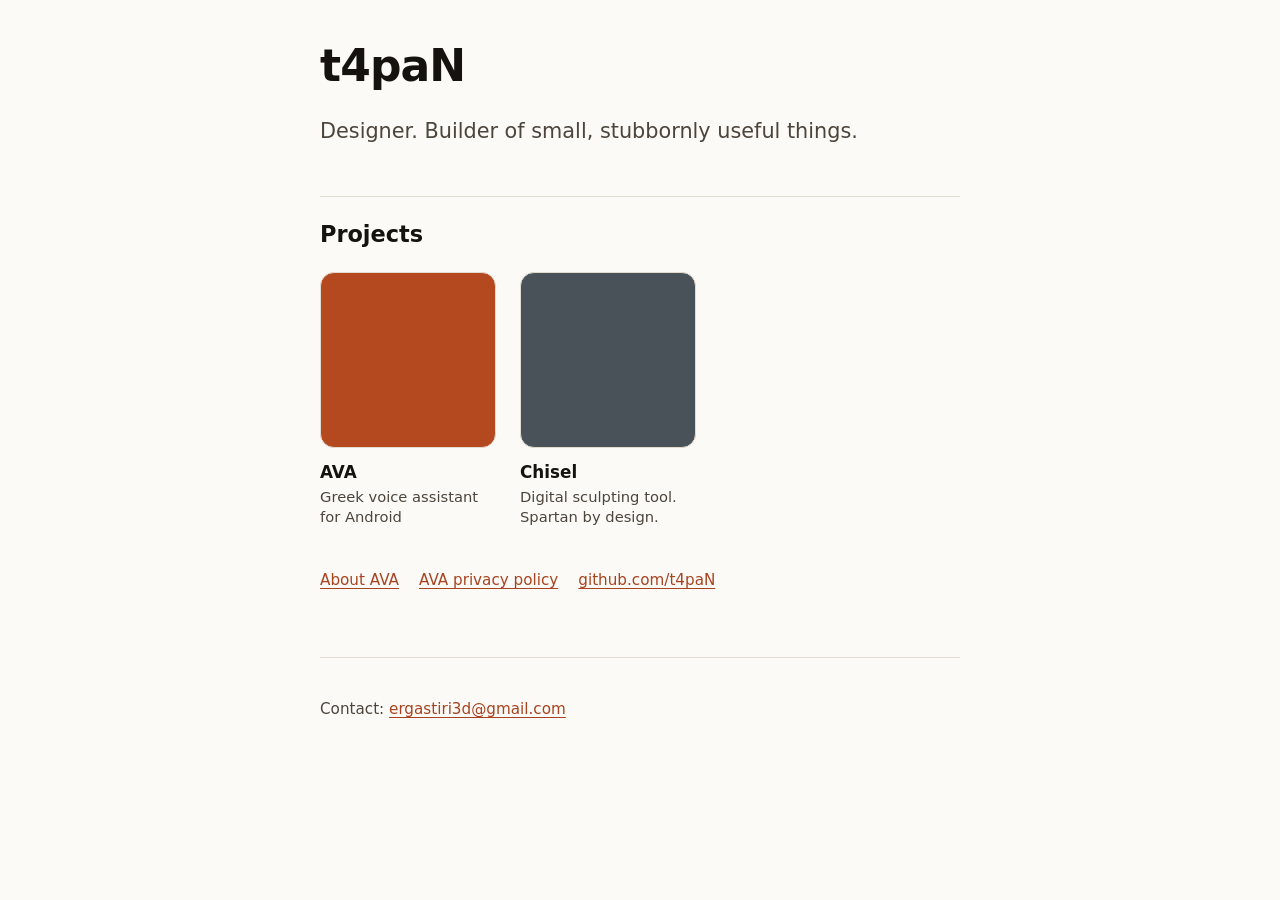
<file: index.html>
<!DOCTYPE html>
<html lang="en">
<head>
<meta charset="utf-8">
<meta name="viewport" content="width=device-width, initial-scale=1">
<title>t4paN</title>
<meta name="description" content="Projects by t4paN — including AVA, a Greek voice assistant for Android built for partially-sighted and elderly users, and Chisel, a spartan digital sculpting tool.">
<link rel="stylesheet" href="/assets/style.css">
</head>
<body>
<a class="skip" href="#projects">Skip to projects</a>

<header>
  <h1>t4paN</h1>
  <p class="lede">Designer. Builder of small, stubbornly useful things.</p>
</header>

<main>
  <h2 id="projects">Projects</h2>

  <!-- Tiles are flat colour for now. To give one an icon, drop a square image
       at assets/tiles/<name>.png and set --tile-icon on that tile — nothing
       else changes, and until the file exists the colour simply stands alone. -->
  <ul class="grid">
    <li>
      <a class="tile" href="/ava/" style="--tile-bg:#b4491f">
        <span class="tile__art"></span>
        <span class="tile__name">AVA</span>
        <span class="tile__note">Greek voice assistant for Android</span>
      </a>
    </li>
    <li>
      <a class="tile" href="https://github.com/t4paN/chisel-sculpt" style="--tile-bg:#4a5259">
        <span class="tile__art"></span>
        <span class="tile__name">Chisel</span>
        <span class="tile__note">Digital sculpting tool. Spartan by design.</span>
      </a>
    </li>
  </ul>

  <p class="subnav">
    <a href="/ava/">About AVA</a>
    <a href="/ava/privacy.html">AVA privacy policy</a>
    <a href="https://github.com/t4paN">github.com/t4paN</a>
  </p>
</main>

<footer>
  <p>Contact: <a href="mailto:ergastiri3d@gmail.com">ergastiri3d@gmail.com</a></p>
</footer>
</body>
</html>
</file>
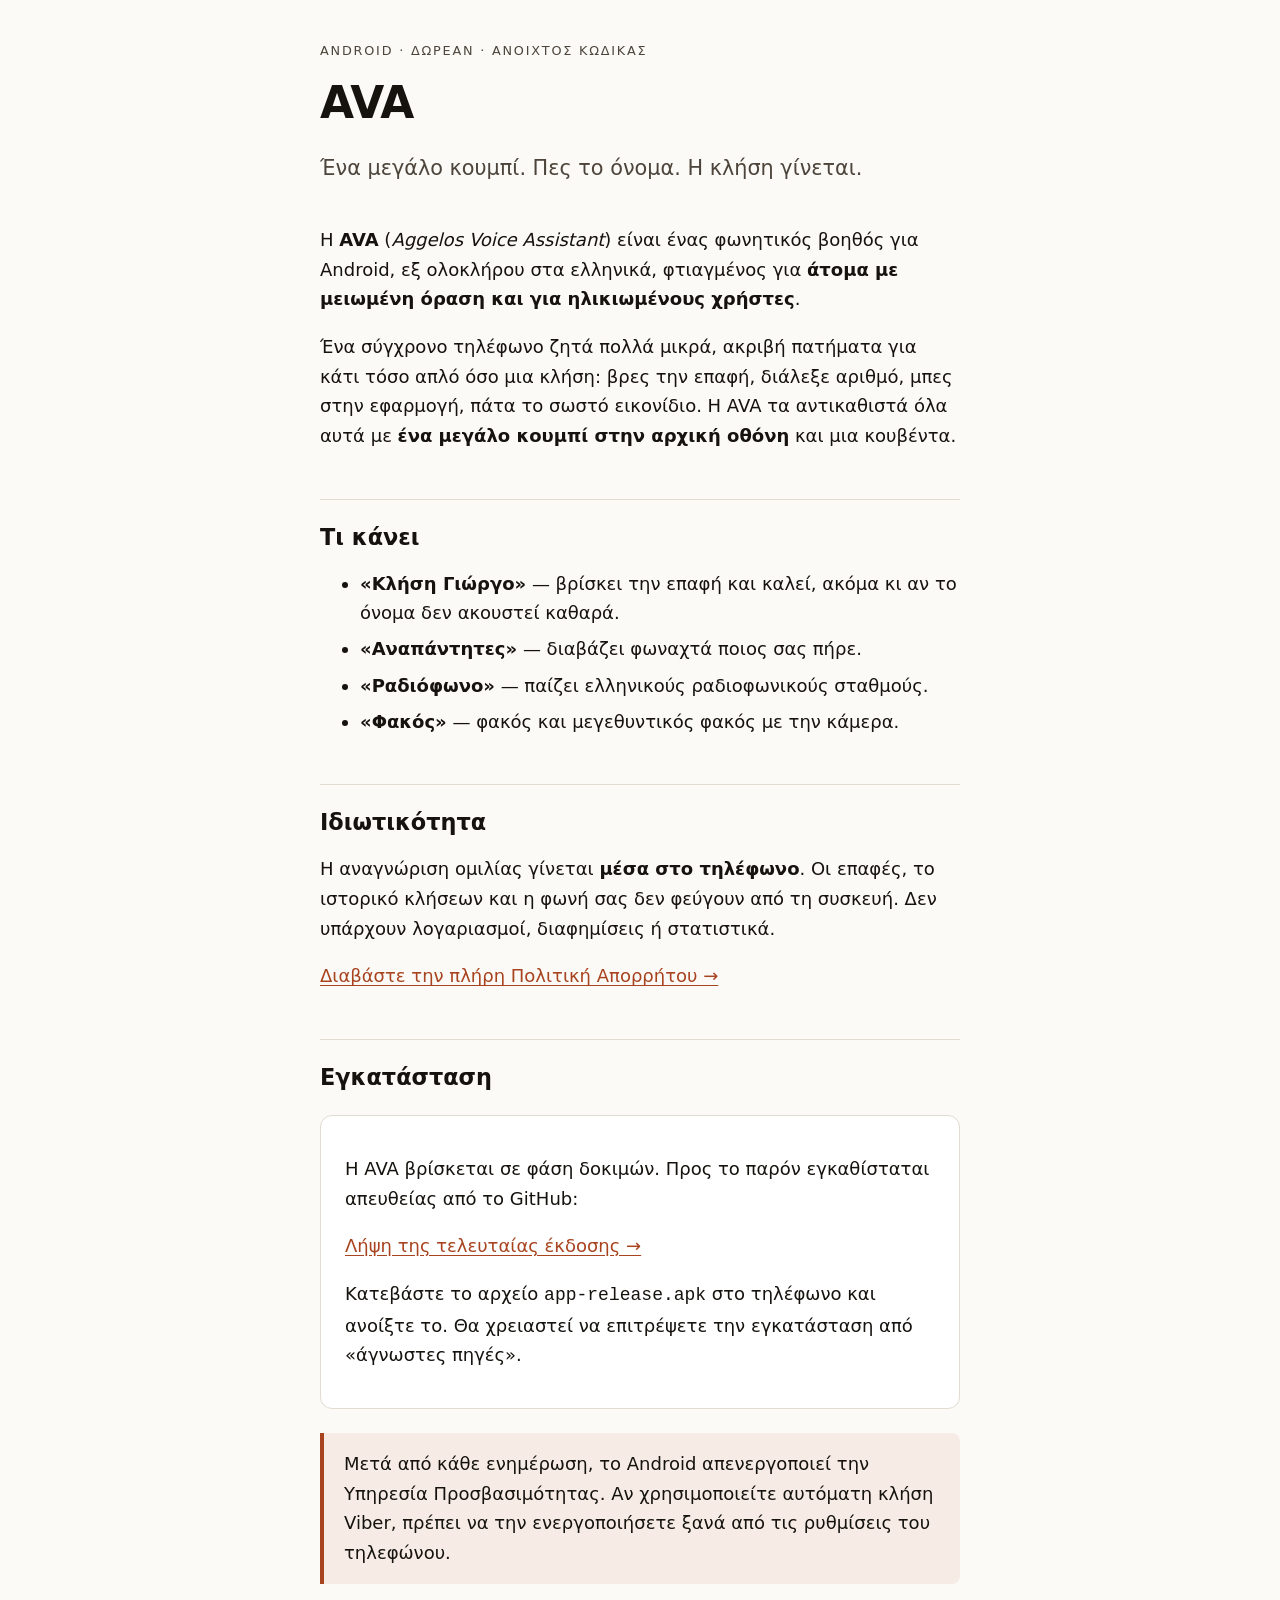
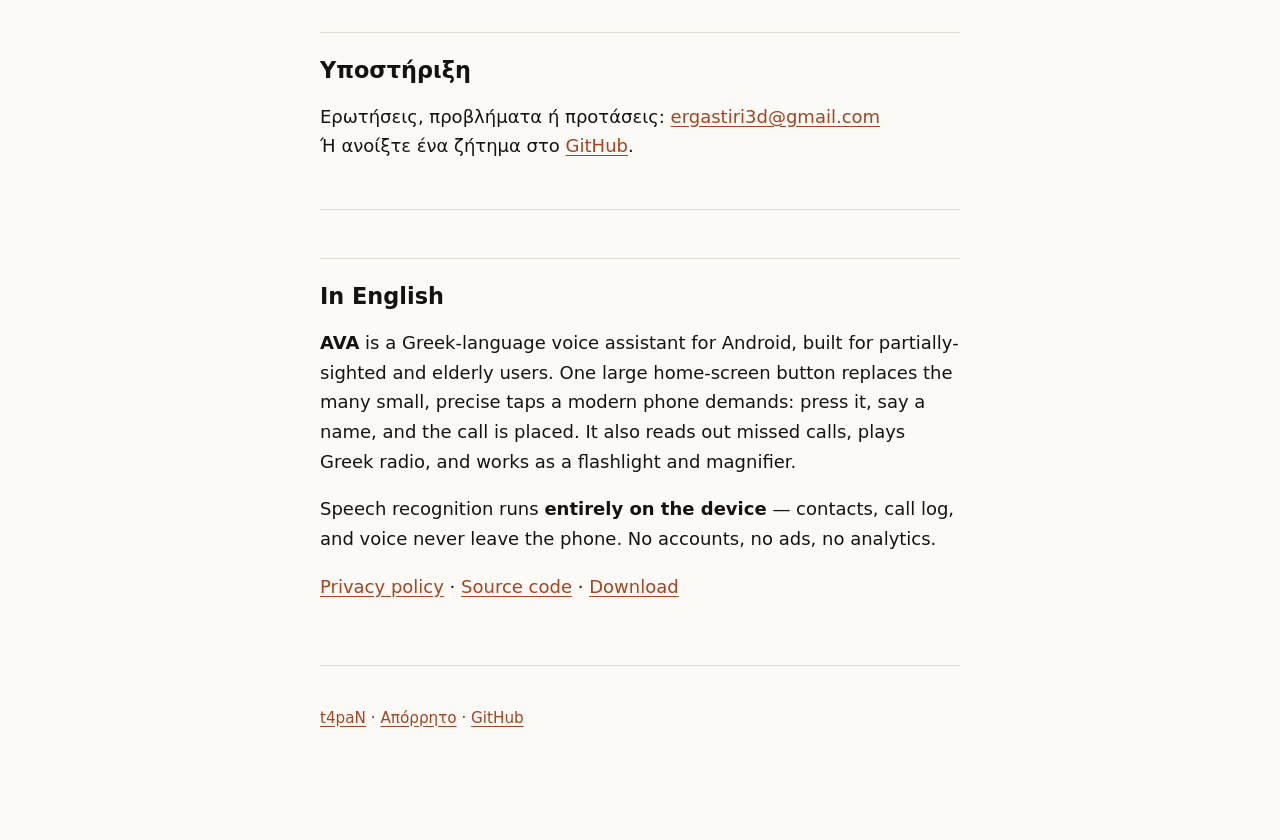
<file: ava/index.html>
<!DOCTYPE html>
<html lang="el">
<head>
<meta charset="utf-8">
<meta name="viewport" content="width=device-width, initial-scale=1">
<title>AVA — Aggelos Voice Assistant</title>
<meta name="description" content="Η AVA είναι ένας ελληνικός φωνητικός βοηθός για Android, φτιαγμένος για άτομα με μειωμένη όραση και ηλικιωμένους χρήστες. A Greek voice assistant for Android.">
<link rel="stylesheet" href="/assets/style.css">
</head>
<body>
<a class="skip" href="#main">Μετάβαση στο περιεχόμενο</a>

<header>
  <p class="eyebrow">Android · Δωρεάν · Ανοιχτός κώδικας</p>
  <h1>AVA</h1>
  <p class="lede">Ένα μεγάλο κουμπί. Πες το όνομα. Η κλήση γίνεται.</p>
</header>

<main id="main">

<p>Η <strong>AVA</strong> (<em>Aggelos Voice Assistant</em>) είναι ένας φωνητικός
βοηθός για Android, εξ ολοκλήρου στα ελληνικά, φτιαγμένος για <strong>άτομα με
μειωμένη όραση και για ηλικιωμένους χρήστες</strong>.</p>

<p>Ένα σύγχρονο τηλέφωνο ζητά πολλά μικρά, ακριβή πατήματα για κάτι τόσο απλό
όσο μια κλήση: βρες την επαφή, διάλεξε αριθμό, μπες στην εφαρμογή, πάτα το
σωστό εικονίδιο. Η AVA τα αντικαθιστά όλα αυτά με <strong>ένα μεγάλο κουμπί στην
αρχική οθόνη</strong> και μια κουβέντα.</p>

<h2>Τι κάνει</h2>
<ul>
  <li><strong>«Κλήση Γιώργο»</strong> — βρίσκει την επαφή και καλεί, ακόμα κι αν
  το όνομα δεν ακουστεί καθαρά.</li>
  <li><strong>«Αναπάντητες»</strong> — διαβάζει φωναχτά ποιος σας πήρε.</li>
  <li><strong>«Ραδιόφωνο»</strong> — παίζει ελληνικούς ραδιοφωνικούς σταθμούς.</li>
  <li><strong>«Φακός»</strong> — φακός και μεγεθυντικός φακός με την κάμερα.</li>
</ul>

<h2>Ιδιωτικότητα</h2>
<p>Η αναγνώριση ομιλίας γίνεται <strong>μέσα στο τηλέφωνο</strong>. Οι επαφές,
το ιστορικό κλήσεων και η φωνή σας δεν φεύγουν από τη συσκευή. Δεν υπάρχουν
λογαριασμοί, διαφημίσεις ή στατιστικά.</p>
<p><a href="/ava/privacy.html">Διαβάστε την πλήρη Πολιτική Απορρήτου →</a></p>

<h2>Εγκατάσταση</h2>
<div class="card">
  <p>Η AVA βρίσκεται σε φάση δοκιμών. Προς το παρόν εγκαθίσταται απευθείας από
  το GitHub:</p>
  <p><a href="https://github.com/t4paN/AVA/releases">Λήψη της τελευταίας έκδοσης →</a></p>
  <p>Κατεβάστε το αρχείο <code>app-release.apk</code> στο τηλέφωνο και ανοίξτε
  το. Θα χρειαστεί να επιτρέψετε την εγκατάσταση από «άγνωστες πηγές».</p>
</div>
<div class="callout">
  <p>Μετά από κάθε ενημέρωση, το Android απενεργοποιεί την Υπηρεσία
  Προσβασιμότητας. Αν χρησιμοποιείτε αυτόματη κλήση Viber, πρέπει να την
  ενεργοποιήσετε ξανά από τις ρυθμίσεις του τηλεφώνου.</p>
</div>

<h2>Υποστήριξη</h2>
<p>Ερωτήσεις, προβλήματα ή προτάσεις:
<a href="mailto:ergastiri3d@gmail.com">ergastiri3d@gmail.com</a><br>
Ή ανοίξτε ένα ζήτημα στο
<a href="https://github.com/t4paN/AVA/issues">GitHub</a>.</p>

<hr style="border:0;border-top:1px solid var(--rule);margin:3rem 0">

<section lang="en">
  <h2>In English</h2>
  <p><strong>AVA</strong> is a Greek-language voice assistant for Android, built
  for partially-sighted and elderly users. One large home-screen button replaces
  the many small, precise taps a modern phone demands: press it, say a name, and
  the call is placed. It also reads out missed calls, plays Greek radio, and
  works as a flashlight and magnifier.</p>
  <p>Speech recognition runs <strong>entirely on the device</strong> — contacts,
  call log, and voice never leave the phone. No accounts, no ads, no analytics.</p>
  <p><a href="/ava/privacy.html#en">Privacy policy</a> ·
  <a href="https://github.com/t4paN/AVA">Source code</a> ·
  <a href="https://github.com/t4paN/AVA/releases">Download</a></p>
</section>

</main>

<footer>
  <p><a href="/">t4paN</a> · <a href="/ava/privacy.html">Απόρρητο</a> ·
  <a href="https://github.com/t4paN/AVA">GitHub</a></p>
</footer>
</body>
</html>
</file>
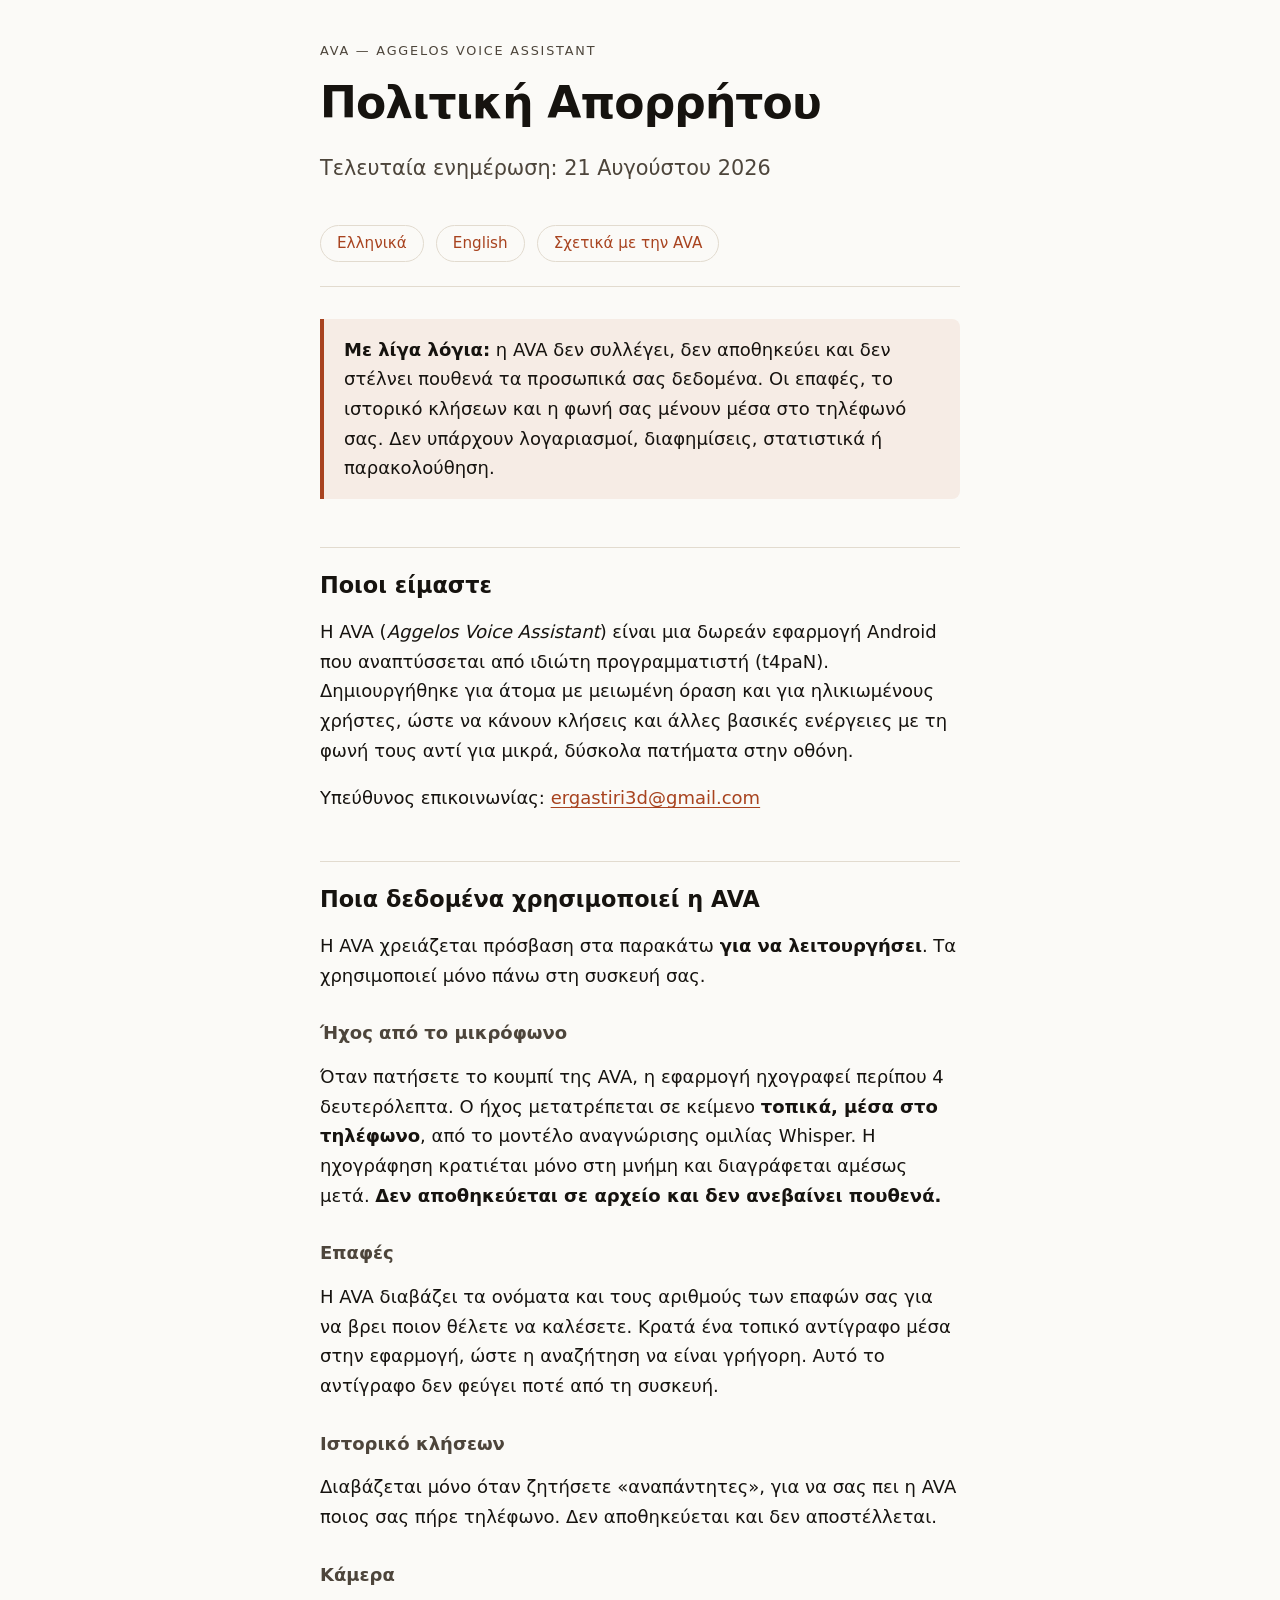
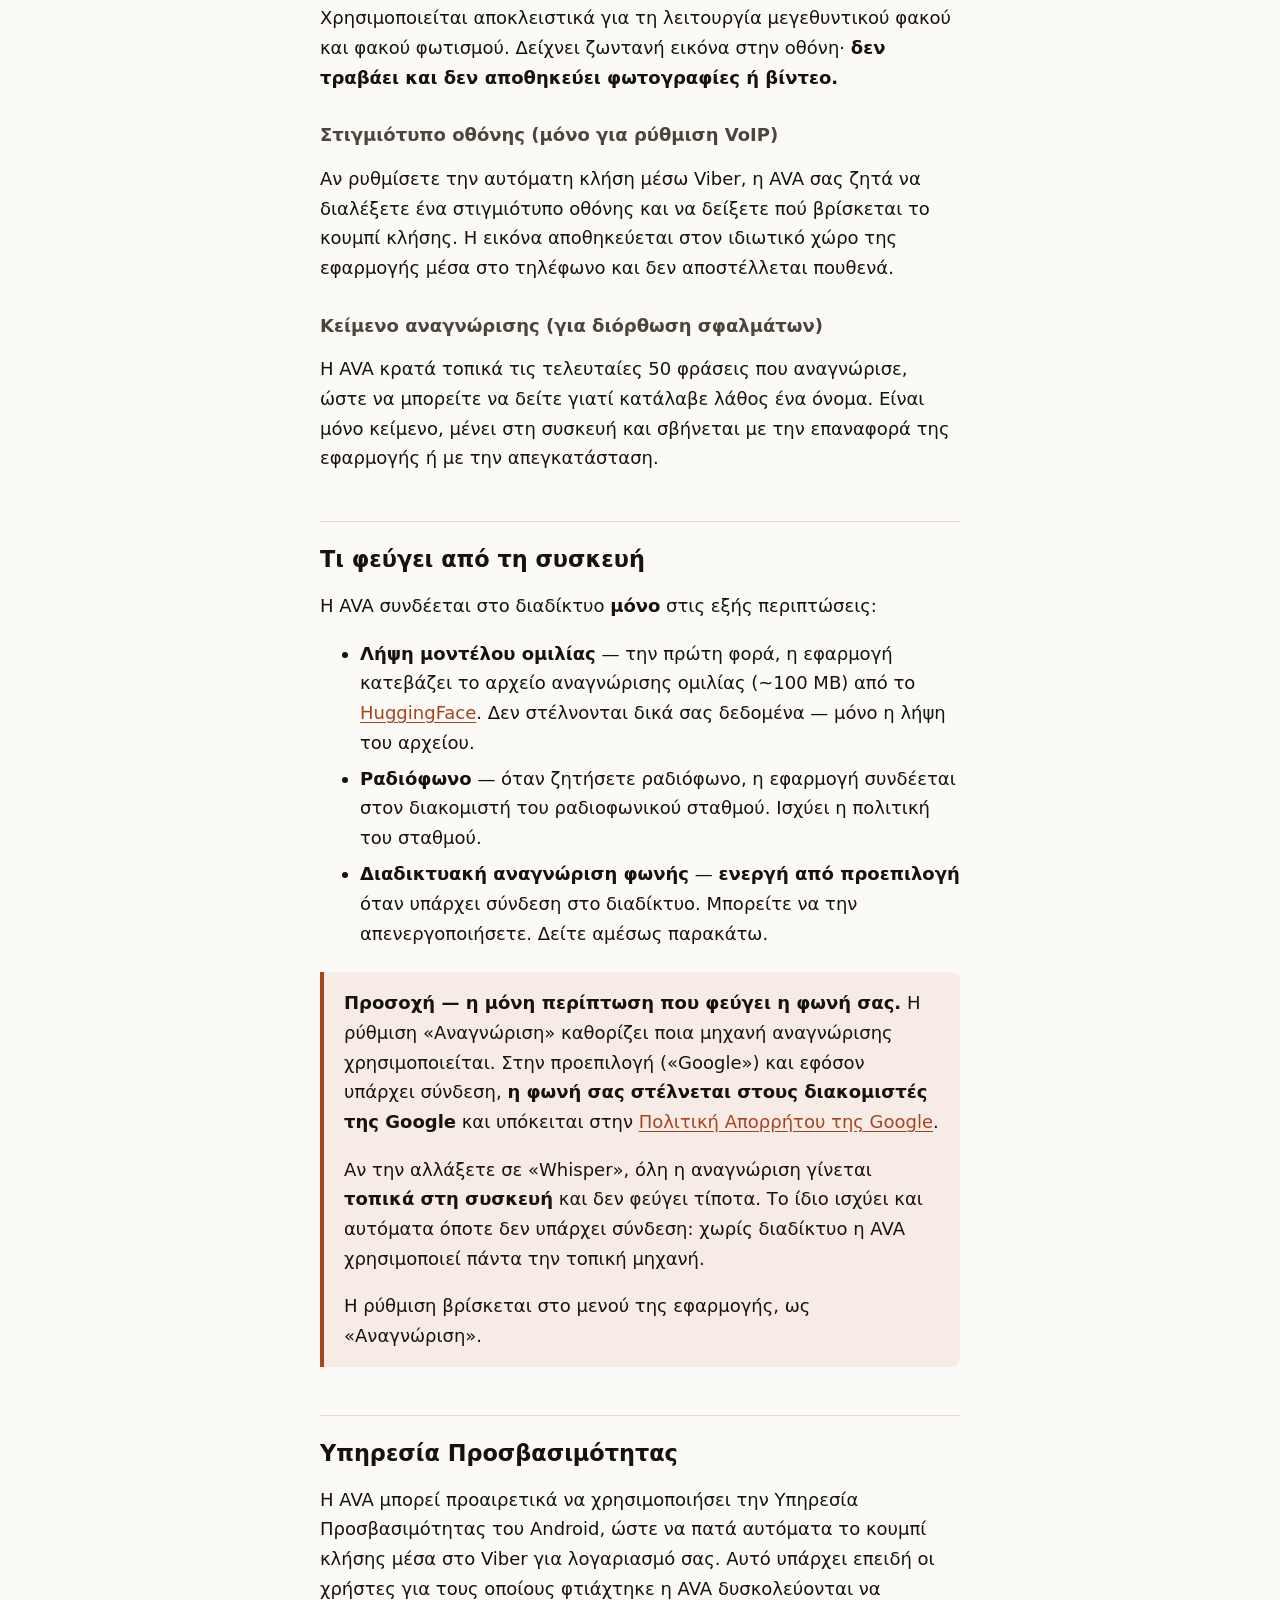
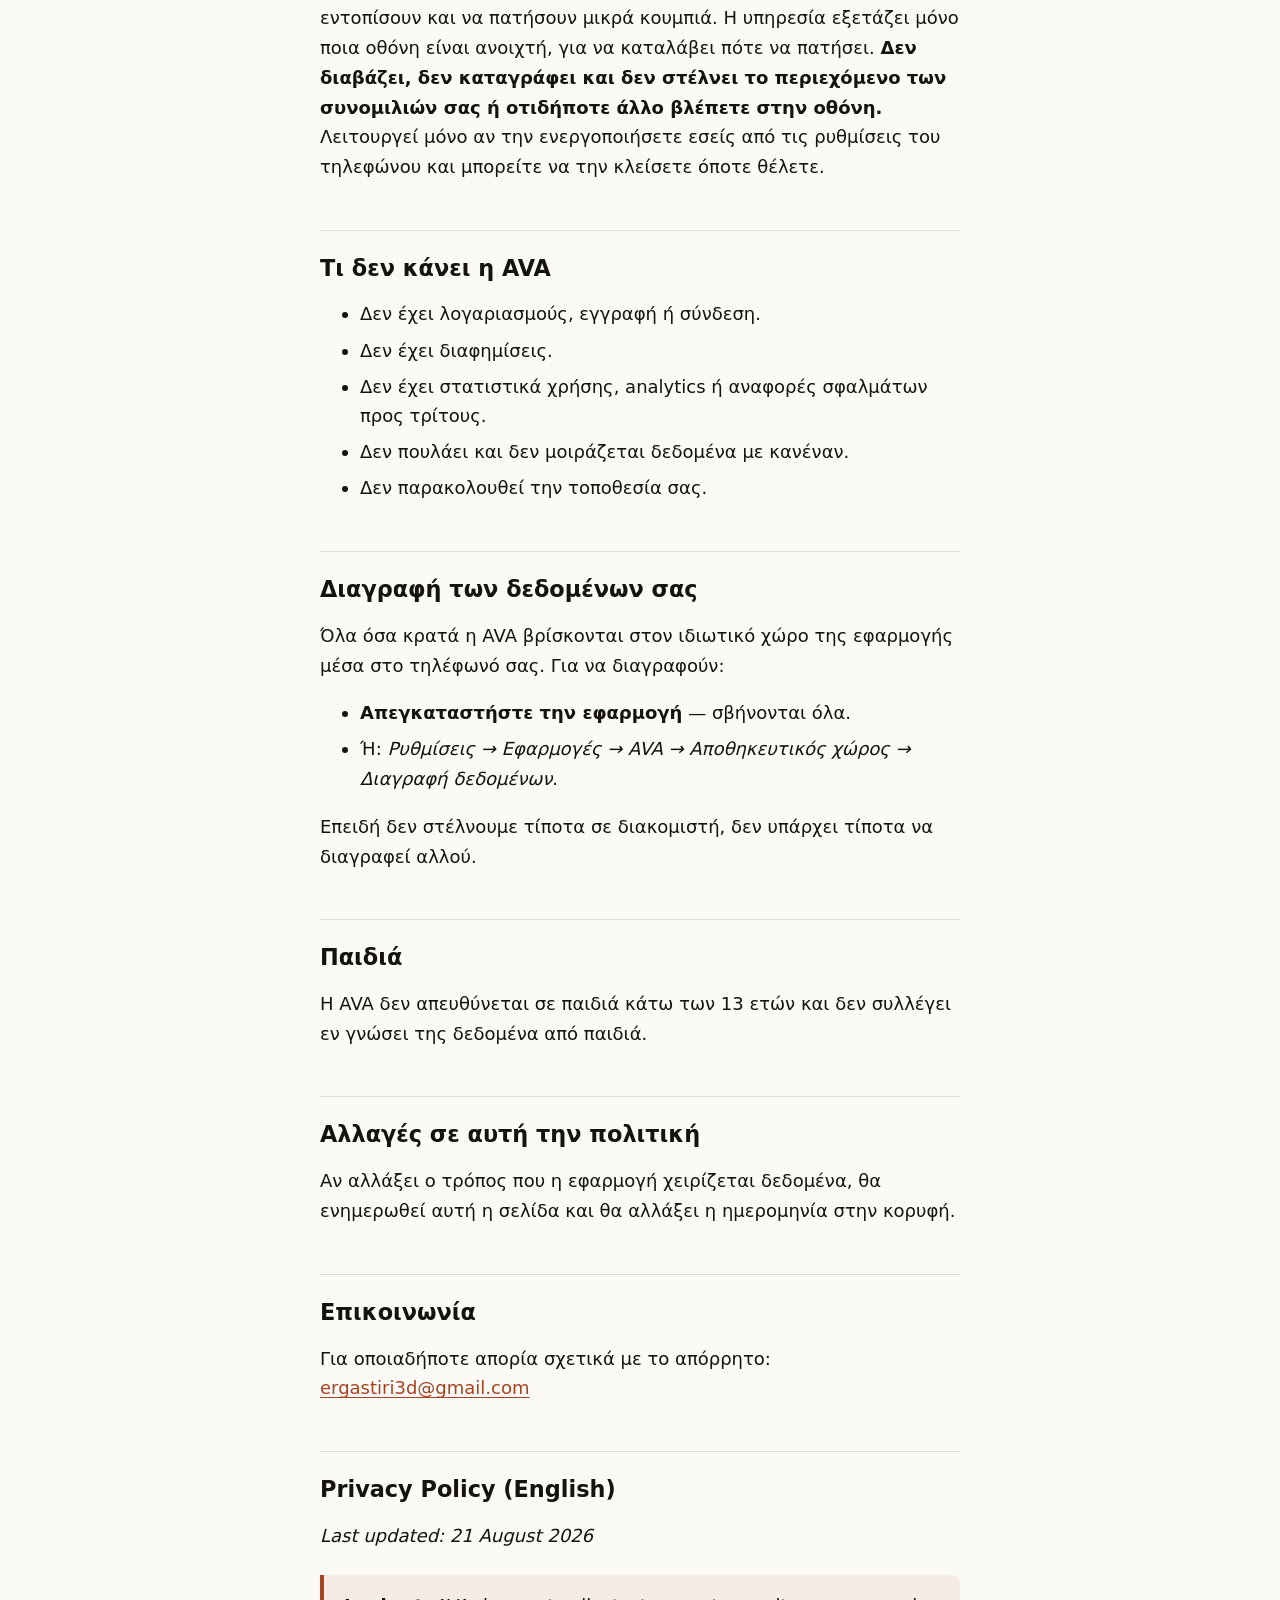
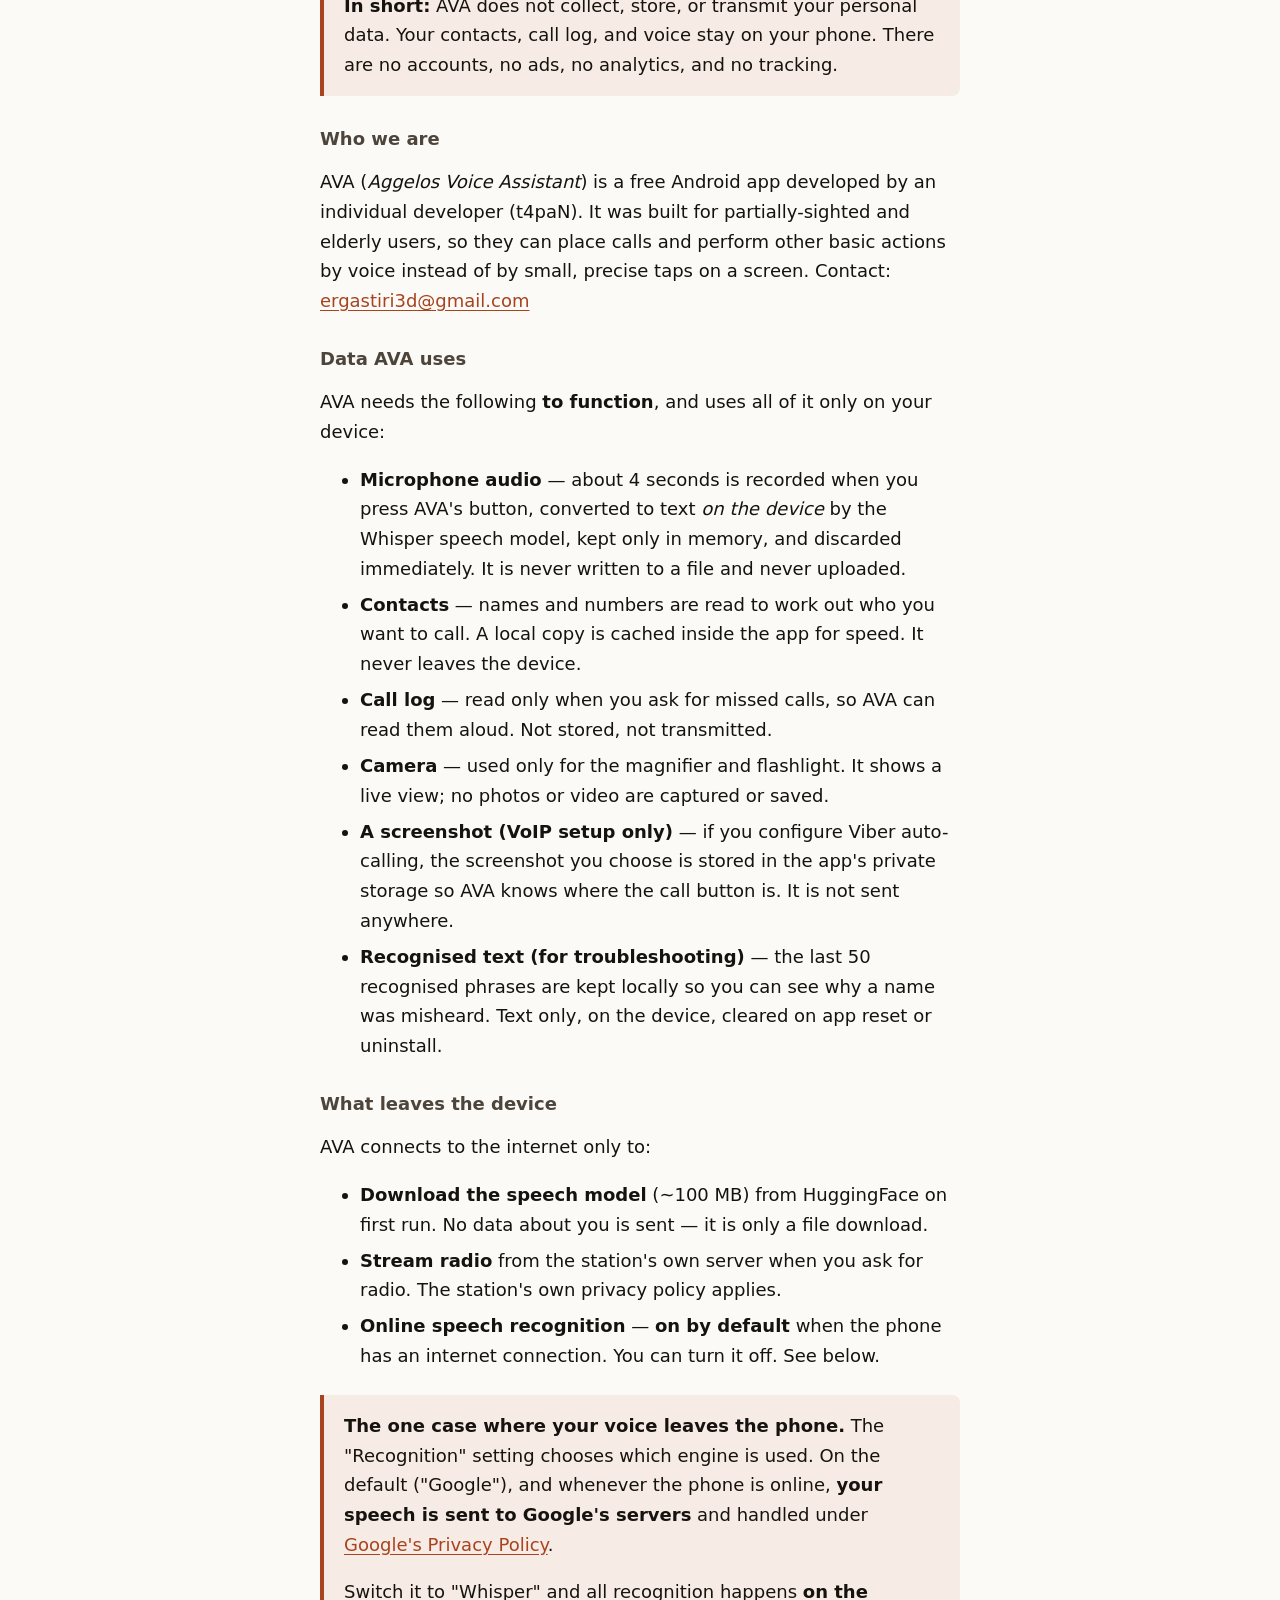
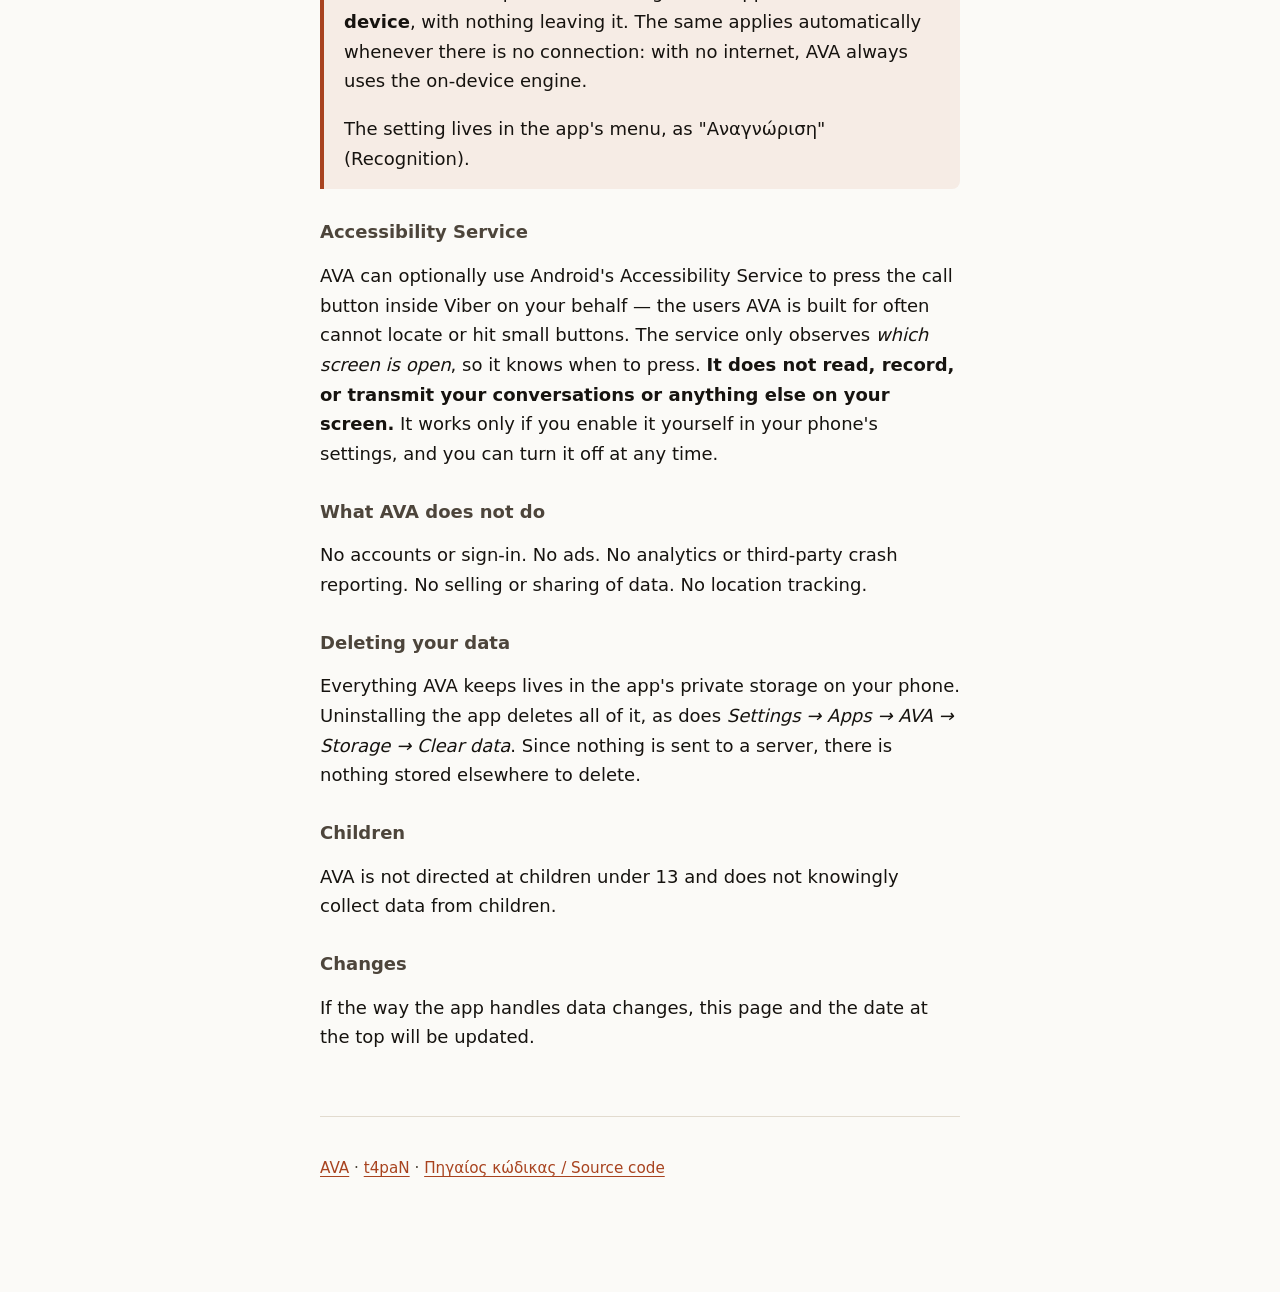
<file: ava/privacy.html>
<!DOCTYPE html>
<html lang="el">
<head>
<meta charset="utf-8">
<meta name="viewport" content="width=device-width, initial-scale=1">
<title>AVA — Πολιτική Απορρήτου / Privacy Policy</title>
<meta name="description" content="Πολιτική απορρήτου της εφαρμογής AVA — Aggelos Voice Assistant. Privacy policy for the AVA Android app.">
<link rel="stylesheet" href="/assets/style.css">
</head>
<body>
<a class="skip" href="#main">Μετάβαση στο περιεχόμενο</a>

<header>
  <p class="eyebrow">AVA — Aggelos Voice Assistant</p>
  <h1>Πολιτική Απορρήτου</h1>
  <p class="lede">Τελευταία ενημέρωση: 21 Αυγούστου 2026</p>
  <nav class="langbar" aria-label="Γλώσσα / Language">
    <a href="#el" lang="el">Ελληνικά</a>
    <a href="#en" lang="en">English</a>
    <a href="/ava/">Σχετικά με την AVA</a>
  </nav>
</header>

<main id="main">

<!-- ══════════════════════════ ΕΛΛΗΝΙΚΑ ══════════════════════════ -->
<section id="el" lang="el">

<div class="callout">
  <p><strong>Με λίγα λόγια:</strong> η AVA δεν συλλέγει, δεν αποθηκεύει και δεν
  στέλνει πουθενά τα προσωπικά σας δεδομένα. Οι επαφές, το ιστορικό κλήσεων και
  η φωνή σας μένουν μέσα στο τηλέφωνό σας. Δεν υπάρχουν λογαριασμοί, διαφημίσεις,
  στατιστικά ή παρακολούθηση.</p>
</div>

<h2>Ποιοι είμαστε</h2>
<p>Η AVA (<em>Aggelos Voice Assistant</em>) είναι μια δωρεάν εφαρμογή Android που
αναπτύσσεται από ιδιώτη προγραμματιστή (t4paN). Δημιουργήθηκε για άτομα με
μειωμένη όραση και για ηλικιωμένους χρήστες, ώστε να κάνουν κλήσεις και άλλες
βασικές ενέργειες με τη φωνή τους αντί για μικρά, δύσκολα πατήματα στην οθόνη.</p>
<p>Υπεύθυνος επικοινωνίας: <a href="mailto:ergastiri3d@gmail.com">ergastiri3d@gmail.com</a></p>

<h2>Ποια δεδομένα χρησιμοποιεί η AVA</h2>
<p>Η AVA χρειάζεται πρόσβαση στα παρακάτω <strong>για να λειτουργήσει</strong>.
Τα χρησιμοποιεί μόνο πάνω στη συσκευή σας.</p>

<h3>Ήχος από το μικρόφωνο</h3>
<p>Όταν πατήσετε το κουμπί της AVA, η εφαρμογή ηχογραφεί περίπου 4 δευτερόλεπτα.
Ο ήχος μετατρέπεται σε κείμενο <strong>τοπικά, μέσα στο τηλέφωνο</strong>, από το
μοντέλο αναγνώρισης ομιλίας Whisper. Η ηχογράφηση κρατιέται μόνο στη μνήμη και
διαγράφεται αμέσως μετά. <strong>Δεν αποθηκεύεται σε αρχείο και δεν ανεβαίνει
πουθενά.</strong></p>

<h3>Επαφές</h3>
<p>Η AVA διαβάζει τα ονόματα και τους αριθμούς των επαφών σας για να βρει ποιον
θέλετε να καλέσετε. Κρατά ένα τοπικό αντίγραφο μέσα στην εφαρμογή, ώστε η
αναζήτηση να είναι γρήγορη. Αυτό το αντίγραφο δεν φεύγει ποτέ από τη συσκευή.</p>

<h3>Ιστορικό κλήσεων</h3>
<p>Διαβάζεται μόνο όταν ζητήσετε «αναπάντητες», για να σας πει η AVA ποιος σας
πήρε τηλέφωνο. Δεν αποθηκεύεται και δεν αποστέλλεται.</p>

<h3>Κάμερα</h3>
<p>Χρησιμοποιείται αποκλειστικά για τη λειτουργία μεγεθυντικού φακού και φακού
φωτισμού. Δείχνει ζωντανή εικόνα στην οθόνη· <strong>δεν τραβάει και δεν
αποθηκεύει φωτογραφίες ή βίντεο.</strong></p>

<h3>Στιγμιότυπο οθόνης (μόνο για ρύθμιση VoIP)</h3>
<p>Αν ρυθμίσετε την αυτόματη κλήση μέσω Viber, η AVA σας ζητά να διαλέξετε ένα
στιγμιότυπο οθόνης και να δείξετε πού βρίσκεται το κουμπί κλήσης. Η εικόνα
αποθηκεύεται στον ιδιωτικό χώρο της εφαρμογής μέσα στο τηλέφωνο και δεν
αποστέλλεται πουθενά.</p>

<h3>Κείμενο αναγνώρισης (για διόρθωση σφαλμάτων)</h3>
<p>Η AVA κρατά τοπικά τις τελευταίες 50 φράσεις που αναγνώρισε, ώστε να μπορείτε
να δείτε γιατί κατάλαβε λάθος ένα όνομα. Είναι μόνο κείμενο, μένει στη συσκευή
και σβήνεται με την επαναφορά της εφαρμογής ή με την απεγκατάσταση.</p>

<h2>Τι φεύγει από τη συσκευή</h2>
<p>Η AVA συνδέεται στο διαδίκτυο <strong>μόνο</strong> στις εξής περιπτώσεις:</p>
<ul>
  <li><strong>Λήψη μοντέλου ομιλίας</strong> — την πρώτη φορά, η εφαρμογή
  κατεβάζει το αρχείο αναγνώρισης ομιλίας (~100 MB) από το
  <a href="https://huggingface.co/DocWolle/whisper_tflite_models">HuggingFace</a>.
  Δεν στέλνονται δικά σας δεδομένα — μόνο η λήψη του αρχείου.</li>
  <li><strong>Ραδιόφωνο</strong> — όταν ζητήσετε ραδιόφωνο, η εφαρμογή συνδέεται
  στον διακομιστή του ραδιοφωνικού σταθμού. Ισχύει η πολιτική του σταθμού.</li>
  <li><strong>Διαδικτυακή αναγνώριση φωνής</strong> — <strong>ενεργή από
  προεπιλογή</strong> όταν υπάρχει σύνδεση στο διαδίκτυο. Μπορείτε να την
  απενεργοποιήσετε. Δείτε αμέσως παρακάτω.</li>
</ul>

<div class="callout">
  <p><strong>Προσοχή — η μόνη περίπτωση που φεύγει η φωνή σας.</strong> Η
  ρύθμιση «Αναγνώριση» καθορίζει ποια μηχανή αναγνώρισης χρησιμοποιείται. Στην
  προεπιλογή («Google») και εφόσον υπάρχει σύνδεση, <strong>η φωνή σας
  στέλνεται στους διακομιστές της Google</strong> και υπόκειται στην
  <a href="https://policies.google.com/privacy">Πολιτική Απορρήτου της Google</a>.</p>

  <p>Αν την αλλάξετε σε «Whisper», όλη η αναγνώριση γίνεται <strong>τοπικά στη
  συσκευή</strong> και δεν φεύγει τίποτα. Το ίδιο ισχύει και αυτόματα όποτε δεν
  υπάρχει σύνδεση: χωρίς διαδίκτυο η AVA χρησιμοποιεί πάντα την τοπική μηχανή.</p>

  <p>Η ρύθμιση βρίσκεται στο μενού της εφαρμογής, ως «Αναγνώριση».</p>
</div>

<h2>Υπηρεσία Προσβασιμότητας</h2>
<p>Η AVA μπορεί προαιρετικά να χρησιμοποιήσει την Υπηρεσία Προσβασιμότητας του
Android, ώστε να πατά αυτόματα το κουμπί κλήσης μέσα στο Viber για λογαριασμό
σας. Αυτό υπάρχει επειδή οι χρήστες για τους οποίους φτιάχτηκε η AVA δυσκολεύονται
να εντοπίσουν και να πατήσουν μικρά κουμπιά. Η υπηρεσία εξετάζει μόνο ποια οθόνη
είναι ανοιχτή, για να καταλάβει πότε να πατήσει. <strong>Δεν διαβάζει, δεν
καταγράφει και δεν στέλνει το περιεχόμενο των συνομιλιών σας ή οτιδήποτε άλλο
βλέπετε στην οθόνη.</strong> Λειτουργεί μόνο αν την ενεργοποιήσετε εσείς από τις
ρυθμίσεις του τηλεφώνου και μπορείτε να την κλείσετε όποτε θέλετε.</p>

<h2>Τι δεν κάνει η AVA</h2>
<ul>
  <li>Δεν έχει λογαριασμούς, εγγραφή ή σύνδεση.</li>
  <li>Δεν έχει διαφημίσεις.</li>
  <li>Δεν έχει στατιστικά χρήσης, analytics ή αναφορές σφαλμάτων προς τρίτους.</li>
  <li>Δεν πουλάει και δεν μοιράζεται δεδομένα με κανέναν.</li>
  <li>Δεν παρακολουθεί την τοποθεσία σας.</li>
</ul>

<h2>Διαγραφή των δεδομένων σας</h2>
<p>Όλα όσα κρατά η AVA βρίσκονται στον ιδιωτικό χώρο της εφαρμογής μέσα στο
τηλέφωνό σας. Για να διαγραφούν:</p>
<ul>
  <li><strong>Απεγκαταστήστε την εφαρμογή</strong> — σβήνονται όλα.</li>
  <li>Ή: <em>Ρυθμίσεις → Εφαρμογές → AVA → Αποθηκευτικός χώρος → Διαγραφή δεδομένων</em>.</li>
</ul>
<p>Επειδή δεν στέλνουμε τίποτα σε διακομιστή, δεν υπάρχει τίποτα να διαγραφεί
αλλού.</p>

<h2>Παιδιά</h2>
<p>Η AVA δεν απευθύνεται σε παιδιά κάτω των 13 ετών και δεν συλλέγει εν γνώσει
της δεδομένα από παιδιά.</p>

<h2>Αλλαγές σε αυτή την πολιτική</h2>
<p>Αν αλλάξει ο τρόπος που η εφαρμογή χειρίζεται δεδομένα, θα ενημερωθεί αυτή η
σελίδα και θα αλλάξει η ημερομηνία στην κορυφή.</p>

<h2>Επικοινωνία</h2>
<p>Για οποιαδήποτε απορία σχετικά με το απόρρητο:
<a href="mailto:ergastiri3d@gmail.com">ergastiri3d@gmail.com</a></p>

</section>

<!-- ══════════════════════════ ENGLISH ══════════════════════════ -->
<section id="en" lang="en">

<h2>Privacy Policy (English)</h2>
<p><em>Last updated: 21 August 2026</em></p>

<div class="callout">
  <p><strong>In short:</strong> AVA does not collect, store, or transmit your
  personal data. Your contacts, call log, and voice stay on your phone. There
  are no accounts, no ads, no analytics, and no tracking.</p>
</div>

<h3>Who we are</h3>
<p>AVA (<em>Aggelos Voice Assistant</em>) is a free Android app developed by an
individual developer (t4paN). It was built for partially-sighted and elderly
users, so they can place calls and perform other basic actions by voice instead
of by small, precise taps on a screen.
Contact: <a href="mailto:ergastiri3d@gmail.com">ergastiri3d@gmail.com</a></p>

<h3>Data AVA uses</h3>
<p>AVA needs the following <strong>to function</strong>, and uses all of it only
on your device:</p>
<ul>
  <li><strong>Microphone audio</strong> — about 4 seconds is recorded when you
  press AVA's button, converted to text <em>on the device</em> by the Whisper
  speech model, kept only in memory, and discarded immediately. It is never
  written to a file and never uploaded.</li>
  <li><strong>Contacts</strong> — names and numbers are read to work out who you
  want to call. A local copy is cached inside the app for speed. It never leaves
  the device.</li>
  <li><strong>Call log</strong> — read only when you ask for missed calls, so
  AVA can read them aloud. Not stored, not transmitted.</li>
  <li><strong>Camera</strong> — used only for the magnifier and flashlight. It
  shows a live view; no photos or video are captured or saved.</li>
  <li><strong>A screenshot (VoIP setup only)</strong> — if you configure Viber
  auto-calling, the screenshot you choose is stored in the app's private storage
  so AVA knows where the call button is. It is not sent anywhere.</li>
  <li><strong>Recognised text (for troubleshooting)</strong> — the last 50
  recognised phrases are kept locally so you can see why a name was misheard.
  Text only, on the device, cleared on app reset or uninstall.</li>
</ul>

<h3>What leaves the device</h3>
<p>AVA connects to the internet only to:</p>
<ul>
  <li><strong>Download the speech model</strong> (~100 MB) from HuggingFace on
  first run. No data about you is sent — it is only a file download.</li>
  <li><strong>Stream radio</strong> from the station's own server when you ask
  for radio. The station's own privacy policy applies.</li>
  <li><strong>Online speech recognition</strong> — <strong>on by default</strong>
  when the phone has an internet connection. You can turn it off. See below.</li>
</ul>

<div class="callout">
  <p><strong>The one case where your voice leaves the phone.</strong> The
  "Recognition" setting chooses which engine is used. On the default ("Google"),
  and whenever the phone is online, <strong>your speech is sent to Google's
  servers</strong> and handled under
  <a href="https://policies.google.com/privacy">Google's Privacy Policy</a>.</p>

  <p>Switch it to "Whisper" and all recognition happens <strong>on the device</strong>,
  with nothing leaving it. The same applies automatically whenever there is no
  connection: with no internet, AVA always uses the on-device engine.</p>

  <p>The setting lives in the app's menu, as "Αναγνώριση" (Recognition).</p>
</div>

<h3>Accessibility Service</h3>
<p>AVA can optionally use Android's Accessibility Service to press the call
button inside Viber on your behalf — the users AVA is built for often cannot
locate or hit small buttons. The service only observes <em>which screen is
open</em>, so it knows when to press. <strong>It does not read, record, or
transmit your conversations or anything else on your screen.</strong> It works
only if you enable it yourself in your phone's settings, and you can turn it off
at any time.</p>

<h3>What AVA does not do</h3>
<p>No accounts or sign-in. No ads. No analytics or third-party crash reporting.
No selling or sharing of data. No location tracking.</p>

<h3>Deleting your data</h3>
<p>Everything AVA keeps lives in the app's private storage on your phone.
Uninstalling the app deletes all of it, as does
<em>Settings → Apps → AVA → Storage → Clear data</em>. Since nothing is sent to
a server, there is nothing stored elsewhere to delete.</p>

<h3>Children</h3>
<p>AVA is not directed at children under 13 and does not knowingly collect data
from children.</p>

<h3>Changes</h3>
<p>If the way the app handles data changes, this page and the date at the top
will be updated.</p>

</section>

</main>

<footer>
  <p><a href="/ava/">AVA</a> · <a href="/">t4paN</a> ·
  <a href="https://github.com/t4paN/AVA">Πηγαίος κώδικας / Source code</a></p>
</footer>
</body>
</html>
</file>
<file: assets/style.css>
/* AVA is built for partially-sighted users, so its own site had better be
   readable: large type, high contrast, generous spacing, no fixed pixel
   layouts that break on zoom. */

:root {
  --bg: #fbfaf7;
  --surface: #ffffff;
  --ink: #16130f;
  --ink-soft: #4d453b;
  --rule: #e2dbcf;
  --accent: #a8431f;
  --accent-soft: #f6ece5;
  --measure: 40rem;
}

@media (prefers-color-scheme: dark) {
  :root:not([data-theme="light"]) {
    --bg: #14120f;
    --surface: #1d1a16;
    --ink: #f2ede4;
    --ink-soft: #b5aa99;
    --rule: #35302a;
    --accent: #f08c5e;
    --accent-soft: #2a201a;
  }
}

*, *::before, *::after { box-sizing: border-box; }

html { -webkit-text-size-adjust: 100%; }

body {
  margin: 0;
  padding: 2.5rem 1.25rem 6rem;
  background: var(--bg);
  color: var(--ink);
  font: 400 1.125rem/1.65 ui-sans-serif, system-ui, -apple-system,
        "Segoe UI", Roboto, "Helvetica Neue", Arial, sans-serif;
}

main, header, footer { max-width: var(--measure); margin-inline: auto; }

h1, h2, h3 { line-height: 1.2; text-wrap: balance; }
h1 { font-size: clamp(2rem, 6vw, 2.75rem); margin: 0 0 .5rem; letter-spacing: -.02em; }
h2 {
  font-size: 1.4rem; margin: 3rem 0 .75rem;
  padding-top: 1.5rem; border-top: 1px solid var(--rule);
}
h3 { font-size: 1.125rem; margin: 2rem 0 .5rem; color: var(--ink-soft); }

p, li { max-width: var(--measure); }
li { margin-bottom: .4rem; }

a { color: var(--accent); text-underline-offset: .18em; }
a:focus-visible {
  outline: 3px solid var(--accent);
  outline-offset: 3px;
  border-radius: 2px;
}

.lede { font-size: 1.3rem; color: var(--ink-soft); margin-bottom: 2.5rem; }

.eyebrow {
  font-size: .8rem; letter-spacing: .14em; text-transform: uppercase;
  color: var(--ink-soft); margin: 0 0 1rem;
}

.card {
  background: var(--surface);
  border: 1px solid var(--rule);
  border-radius: 12px;
  padding: 1.25rem 1.5rem;
  margin: 1.5rem 0;
}

.callout {
  background: var(--accent-soft);
  border-left: 4px solid var(--accent);
  border-radius: 0 8px 8px 0;
  padding: 1rem 1.25rem;
  margin: 1.5rem 0;
}
.callout p:first-child { margin-top: 0; }
.callout p:last-child { margin-bottom: 0; }

.langbar {
  display: flex; flex-wrap: wrap; gap: .75rem;
  margin-bottom: 2rem; padding-bottom: 1.5rem;
  border-bottom: 1px solid var(--rule);
}
.langbar a {
  border: 1px solid var(--rule); border-radius: 999px;
  padding: .3rem 1rem; text-decoration: none; font-size: .95rem;
}

footer {
  margin-top: 4rem; padding-top: 1.5rem;
  border-top: 1px solid var(--rule);
  color: var(--ink-soft); font-size: .95rem;
}

.skip {
  position: absolute; left: -9999px;
}
.skip:focus {
  position: static; display: inline-block; margin-bottom: 1rem;
}

/* ---- Project grid -------------------------------------------------------
   Each tile is a flat colour square with the project name underneath. The
   icon is a *background image* rather than an <img> on purpose: until the
   file exists the browser paints nothing and the flat colour stands on its
   own, where a missing <img> would show a broken-image glyph. So adding an
   icon later is a file drop into assets/tiles/ with no markup change.

   The label sits under the square, never on it, so tile colours never have
   to pass a contrast check against text — and the name stays readable when
   the page is zoomed, which is the standing rule for this site.           */

.grid li { margin-bottom: 0; max-width: none; }

.grid {
  display: grid;
  grid-template-columns: repeat(auto-fit, minmax(8.5rem, 11rem));
  gap: 1.5rem;
  justify-content: start;
  margin: 1.5rem 0 0;
  padding: 0;
  list-style: none;
}

.tile {
  display: block;
  text-decoration: none;
  color: var(--ink);
}

.tile__art {
  display: block;
  aspect-ratio: 1;
  border-radius: 14px;
  border: 1px solid var(--rule);
  background-color: var(--tile-bg, var(--rule));
  background-image: var(--tile-icon, none);
  background-repeat: no-repeat;
  background-position: center;
  background-size: 62%;
  transition: transform .12s ease, box-shadow .12s ease;
}

.tile__name {
  display: block;
  margin-top: .7rem;
  font-weight: 600;
  font-size: 1.05rem;
}

.tile__note {
  display: block;
  color: var(--ink-soft);
  font-size: .92rem;
  line-height: 1.4;
}

.tile:hover .tile__art,
.tile:focus-visible .tile__art {
  transform: translateY(-2px);
  box-shadow: 0 6px 18px rgb(0 0 0 / 18%);
}

.tile:focus-visible {
  outline: 3px solid var(--accent);
  outline-offset: 4px;
  border-radius: 4px;
}

@media (prefers-reduced-motion: reduce) {
  .tile__art { transition: none; }
  .tile:hover .tile__art,
  .tile:focus-visible .tile__art { transform: none; }
}

/* Secondary links under the grid — small, quiet, still real targets. */
.subnav {
  display: flex; flex-wrap: wrap; gap: .5rem 1.25rem;
  margin-top: 2.5rem; font-size: .95rem;
}
</file>
